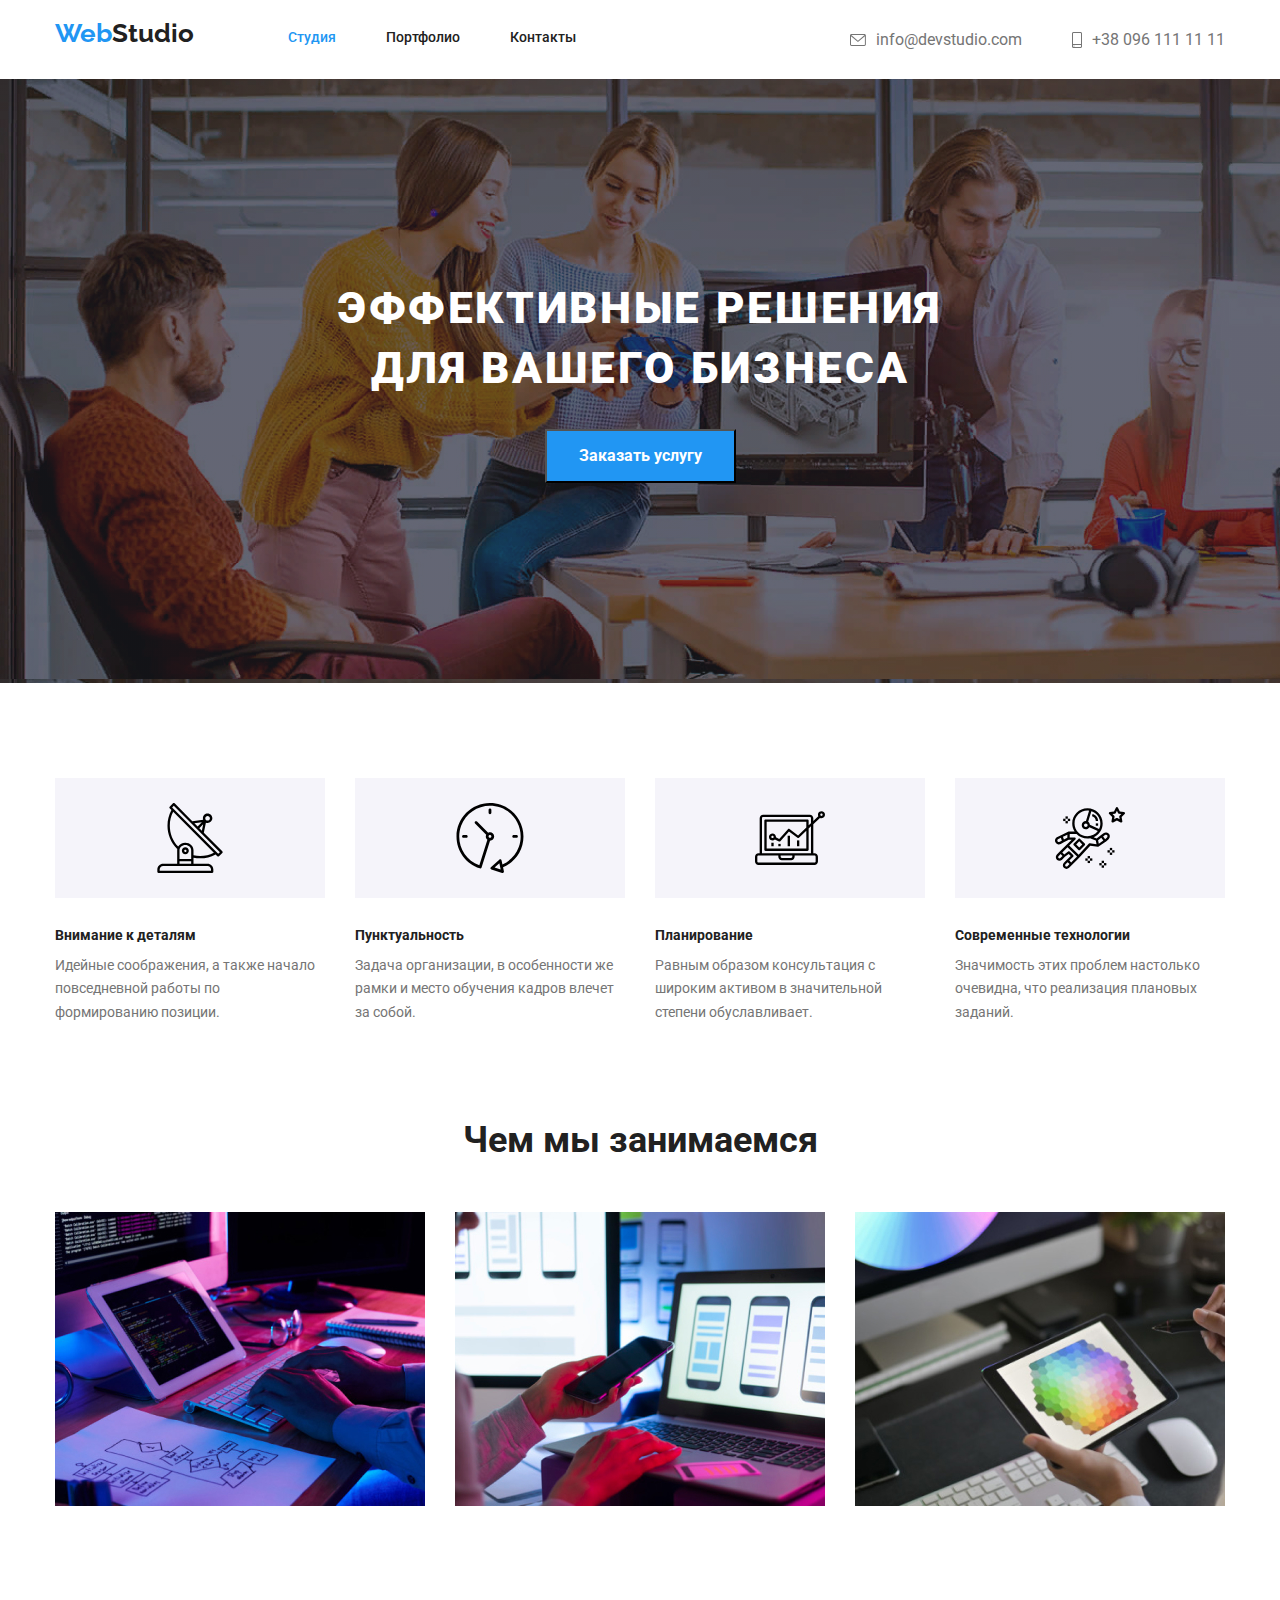
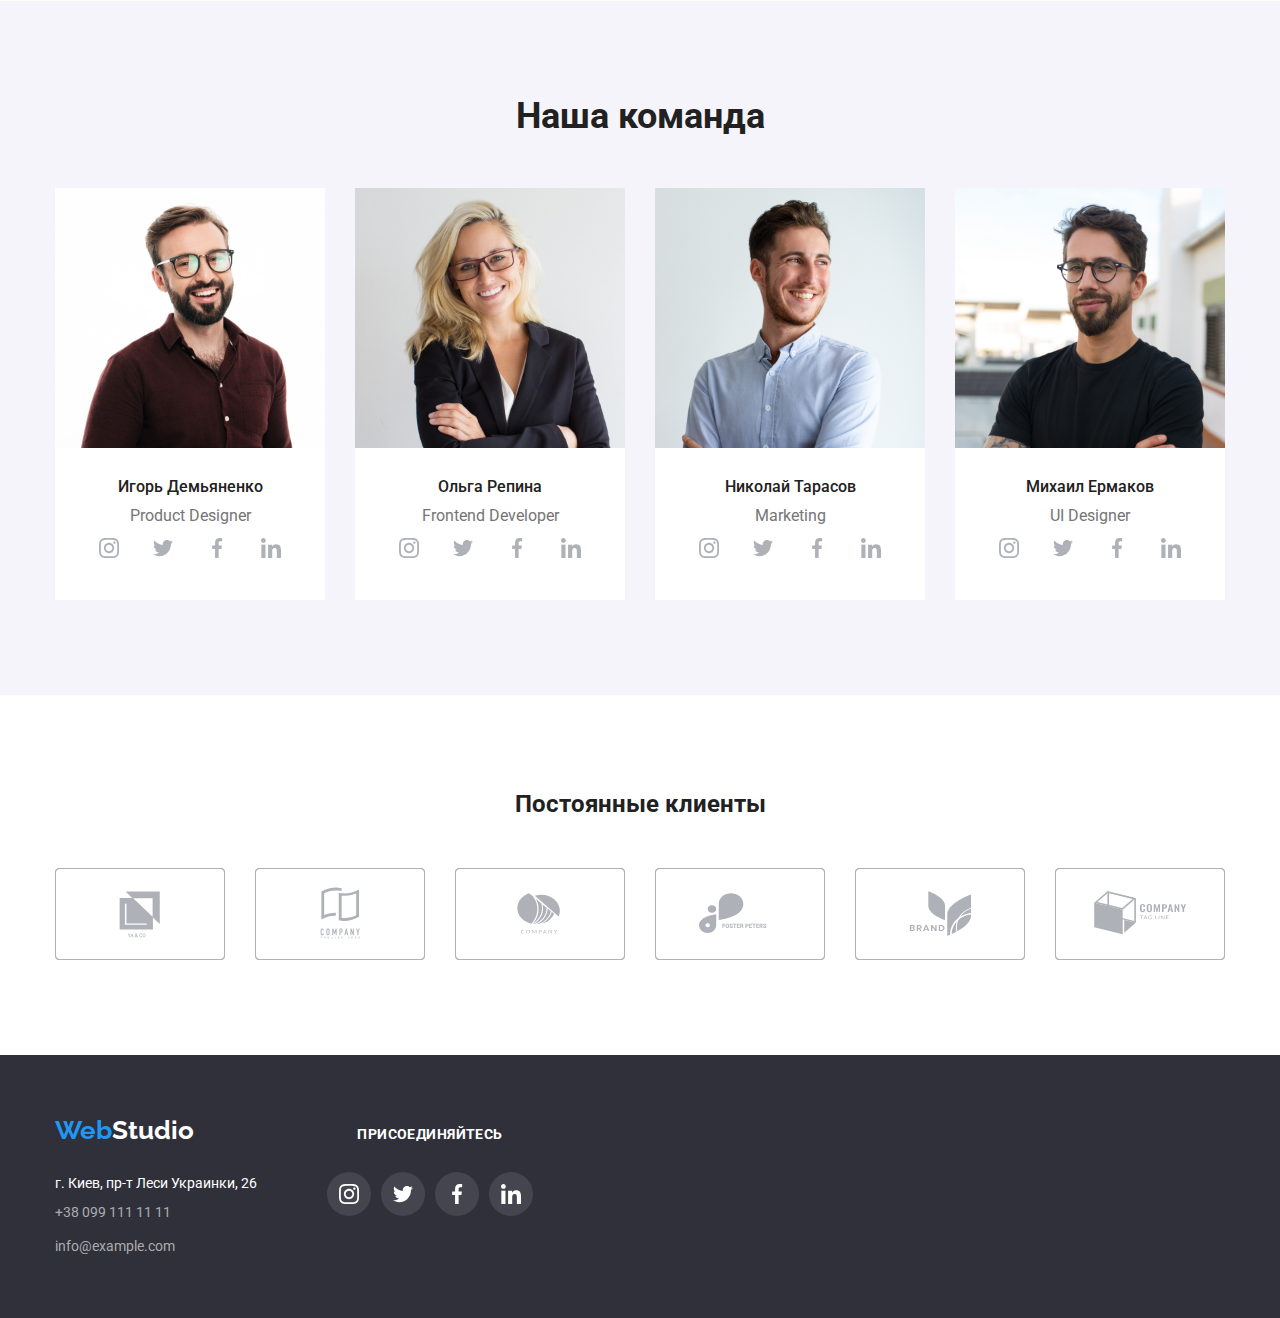
<file: index.html>
<!DOCTYPE html>
<html lang="en">

<head>
    <meta charset="UTF-8">
    <meta http-equiv="X-UA-Compatible" content="IE=edge">
    <meta name="viewport" content="width=device-width, initial-scale=1.0">
    <title>HomeWork 1</title>
    <link rel="preconnect" href="https://fonts.gstatic.com">
    <link href="https://fonts.googleapis.com/css2?family=Raleway:wght@700&family=Roboto:wght@400;500;700;900&display=swap" rel="stylesheet">
    <link rel="stylesheet" href="./css/style.css">
</head>

<body>
    <header class="header-page header">
        <div class="container">
            <nav>
                <a class="header-title" href="./index.html"><span class="header-title-color">Web</span><span class="header-title-color-b">Studio</span></a>
                <ul class="menu header-list">
                    <li class="header-link"><a class="header-link-style current " href="./index.html">Студия</a></li>
                    <li class="header-link"><a class="header-link-style " href="./portfolio.html">Портфолио</a></li>
                    <li class="header-link"><a class="header-link-style " href="#">Контакты</a></li>
                </ul>
            </nav>
            <ul class="header-link-contacts">
                <li class="header-link-contacts-list">
                    <a class="header-link-style-contacts" href="mailto:info@devstudio.com">
                        <svg class="link-contacts-envelope header-link-contacts-icon" width=16 height=12>
                    <use  href="./icons/sprite.svg#icon-envelope"> </use>
                </svg> info@devstudio.com
                    </a>
                </li>
                <li class="header-link-contacts-list">
                    <a class="header-link-style-contacts" href="telto:+380961111111">
                        <svg class="link-contacts-smartphone header-link-contacts-icon" width=10 height=16>
                    <use href="./icons/sprite.svg#icon-smartphone" > </use>
                </svg> +38 096 111 11 11</a>
                </li>
            </ul>
        </div>
    </header>
    <main>
        <section class=" main-section">
            <div class="container">
                <h1 class="main-title">Эффективные решения <br>для вашего бизнеса</h1>
                <button class="main-title-button" type="button">Заказать услугу</button>
            </div>
        </section>
        <section class="section-notions">
            <ul class="notions">
                <li class="notions-list">
                    <div class="notions-svg">
                        <svg class="notions-icons-svg">
                                <use href="./icons/sprite.svg#icon-antenna"></use>
                            </svg>
                    </div>
                    <h3 class="ul-title-bold">Внимание к деталям</h3>
                    <p class="ul-title-par">Идейные соображения, а также начало повседневной работы по формированию позиции.</p>
                </li>
                <li class="notions-list">
                    <div class="notions-svg">
                        <svg class="notions-icons-svg">
                                <use href="./icons/sprite.svg#icon-clock"></use>
                            </svg>
                    </div>
                    <h3 class="ul-title-bold">Пунктуальность</h3>
                    <p class="ul-title-par">Задача организации, в особенности же рамки и место обучения кадров влечет за собой.</p>
                </li>
                <li class="notions-list">
                    <div class="notions-svg">
                        <svg class="notions-icons-svg">
                            <use href="./icons/sprite.svg#icon-diagram"></use>
                            </svg>
                    </div>
                    <h3 class="ul-title-bold">Планирование</h3>
                    <p class="ul-title-par">Равным образом консультация с широким активом в значительной степени обуславливает.</p>
                </li>
                <li class="notions-list">
                    <div class="notions-svg">
                        <svg class="notions-icons-svg">
                                <use href="./icons/sprite.svg#icon-astronaut"></use>
                            </svg>
                    </div>
                    <h3 class="ul-title-bold">Современные технологии</h3>
                    <p class="ul-title-par">Значимость этих проблем настолько очевидна, что реализация плановых заданий.</p>
                </li>
            </ul>
            </div>
        </section>
        <section class="section-about">
            <div class="container">
                <h2 class="section-title">Чем мы занимаемся</h2>
                <ul class="section-list-work ">
                    <li class="section-list"><img src="./image/1/img1.jpg" width="370" height="294" alt="На столе лист, на листе блок схемы"></li>
                    <li class="section-list"><img src="./image/1/img2.jpg" width="370" height="294" alt="Телефон, ноутбук, телефизор"></li>
                    <li class="section-list"><img src="./image/1/img3.jpg" width="370" height="294" alt="Планшет, пятиугольник цветов"></li>
                </ul>
            </div>
        </section>
        </section>
        <section class="about-us">
            <div class="container">
                <h2 class="section-title">Наша команда</h2>
                <ul class="section-list-team">
                    <li class="item"><img src="./image/1/card1.jpg" width="270" height="260" alt="Человек 1">
                        <div class="item-team">
                            <h3 class="team-name">Игорь Демьяненко</h3>
                            <p class="team-special">Product Designer</p>
                            <ul class="social-icons">
                                <li class="social-icons-item">
                                    <a href="#" class="social-icons-link">
                                        <svg class="social-icons-svg">
                                            <use href="./icons/sprite.svg#icon-instagram"></use>
                                        </svg>
                                    </a>
                                </li>
                                <li class="social-icons-item">
                                    <a href="" class="social-icons-link">
                                        <svg class="social-icons-svg">
                                            <use href="./icons/sprite.svg#icon-twitter"></use>
                                        </svg>
                                    </a>
                                </li>
                                <li class="social-icons-item">
                                    <a href="" class="social-icons-link">
                                        <svg class="social-icons-svg">
                                            <use href="./icons/sprite.svg#icon-facebook"></use>
                                        </svg>
                                    </a>
                                </li>
                                <li class="social-icons-item">
                                    <a href="" class="social-icons-link">
                                        <svg class="social-icons-svg">
                                            <use href="./icons/sprite.svg#icon-linkedin"></use>
                                        </svg>
                                    </a>
                                </li>
                            </ul>
                        </div>

                    </li>
                    <li class="item"><img src="./image/1/card2.jpg" width="270" height="260" alt="Человек 2">
                        <div class="item-team">
                            <h3 class="team-name">Ольга Репина</h3>
                            <p class="team-special">Frontend Developer</p>
                            <ul class="social-icons">
                                <li class="social-icons-item">
                                    <a href="#" class="social-icons-link">
                                        <svg class="social-icons-svg">
                                            <use href="./icons/sprite.svg#icon-instagram"></use>
                                        </svg>
                                    </a>
                                </li>
                                <li class="social-icons-item">
                                    <a href="" class="social-icons-link">
                                        <svg class="social-icons-svg">
                                            <use href="./icons/sprite.svg#icon-twitter"></use>
                                        </svg>
                                    </a>
                                </li>
                                <li class="social-icons-item">
                                    <a href="" class="social-icons-link">
                                        <svg class="social-icons-svg">
                                            <use href="./icons/sprite.svg#icon-facebook"></use>
                                        </svg>
                                    </a>
                                </li>
                                <li class="social-icons-item">
                                    <a href="" class="social-icons-link">
                                        <svg class="social-icons-svg">
                                            <use href="./icons/sprite.svg#icon-linkedin"></use>
                                        </svg>
                                    </a>
                                </li>
                            </ul>
                        </div>

                    </li>
                    <li class="item"><img src="./image/1/card3.jpg" width="270" height="260" alt="Человек 3">
                        <div class="item-team">
                            <h3 class="team-name">Николай Тарасов</h3>
                            <p class="team-special">Marketing</p>
                            <ul class="social-icons">
                                <li class="social-icons-item">
                                    <a href="#" class="social-icons-link">
                                        <svg class="social-icons-svg">
                                            <use href="./icons/sprite.svg#icon-instagram"></use>
                                        </svg>
                                    </a>
                                </li>
                                <li class="social-icons-item">
                                    <a href="" class="social-icons-link">
                                        <svg class="social-icons-svg">
                                            <use href="./icons/sprite.svg#icon-twitter"></use>
                                        </svg>
                                    </a>
                                </li>
                                <li class="social-icons-item">
                                    <a href="" class="social-icons-link">
                                        <svg class="social-icons-svg">
                                            <use href="./icons/sprite.svg#icon-facebook"></use>
                                        </svg>
                                    </a>
                                </li>
                                <li class="social-icons-item">
                                    <a href="" class="social-icons-link">
                                        <svg class="social-icons-svg">
                                            <use href="./icons/sprite.svg#icon-linkedin"></use>
                                        </svg>
                                    </a>
                                </li>
                            </ul>
                        </div>

                    </li>
                    <li class="item"><img src="./image/1/card4.jpg" width="270" height="260" alt="Человек 4">
                        <div class="item-team">
                            <h3 class="team-name">Михаил Ермаков</h3>
                            <p class="team-special">UI Designer</p>
                            <ul class="social-icons">
                                <li class="social-icons-item">
                                    <a href="#" class="social-icons-link">
                                        <svg class="social-icons-svg">
                                            <use href="./icons/sprite.svg#icon-instagram"></use>
                                        </svg>
                                    </a>
                                </li>
                                <li class="social-icons-item">
                                    <a href="" class="social-icons-link">
                                        <svg class="social-icons-svg">
                                            <use href="./icons/sprite.svg#icon-twitter"></use>
                                        </svg>
                                    </a>
                                </li>
                                <li class="social-icons-item">
                                    <a href="" class="social-icons-link">
                                        <svg class="social-icons-svg">
                                            <use href="./icons/sprite.svg#icon-facebook"></use>
                                        </svg>
                                    </a>
                                </li>
                                <li class="social-icons-item">
                                    <a href="" class="social-icons-link">
                                        <svg class="social-icons-svg">
                                            <use href="./icons/sprite.svg#icon-linkedin"></use>
                                        </svg>
                                    </a>
                                </li>
                            </ul>
                        </div>

                    </li>
                </ul>
            </div>
        </section>
        <section class="regular-customers">
            <div class="container">
                <h2 class="regular-customers-title">Постоянные клиенты</h2>
                <ul class="regular-customers-list">
                    <li class="regular-customers-item-list">
                        <a href="" class="regular-customers-item-link regular-icons-svg-use"><svg class="regular-icons-svg">
                        <use href="./icons/sprite.svg#icon-client"></use>
                    </svg>
                </a>
                    </li>
                    <li class="regular-customers-item-list">
                        <a href="" class="regular-customers-item-link regular-icons-svg-use">
                            <svg class="regular-icons-svg">
                                <use href="./icons/sprite.svg#icon-client2"></use>
                            </svg>
                        </a>
                    </li>
                    <li class="regular-customers-item-list">
                        <a href="" class="regular-customers-item-link regular-icons-svg-use">
                            <svg class="regular-icons-svg">
                                <use href="./icons/sprite.svg#icon-client3"></use>
                            </svg>
                        </a>
                    </li>
                    <li class="regular-customers-item-list">
                        <a href="" class="regular-customers-item-link regular-icons-svg-use">
                            <svg class="regular-icons-svg">
                        <use href="./icons/sprite.svg#icon-client4"></use>
                            </svg>
                        </a>
                    </li>
                    <li class="regular-customers-item-list">
                        <a href="" class="regular-customers-item-link regular-icons-svg-use">
                            <svg class="regular-icons-svg">
                        <use href="./icons/sprite.svg#icon-client5"></use>
                            </svg>
                        </a>
                    </li>
                    <li class="regular-customers-item-list">
                        <a href="" class="regular-customers-item-link regular-icons-svg-use">
                            <svg class="regular-icons-svg">
                        <use href="./icons/sprite.svg#icon-client6"></use>
                            </svg>
                        </a>
                    </li>
                </ul>
            </div>
        </section>
    </main>
    <footer class="footer">
        <div class="container">
            <div class="footer-adress-container">
                <address class="footer-adress">
                    <a class="footer-title" href="./index.html"><span class="footer-title-color">Web</span><span class="footer-title-color-w">Studio</span></a>
                    <ul>
                        <li class="footer-list"><a  class="footer-li-map" href="https://goo.gl/maps/kzve8S5sdwJXSWWp6" target="_blank" rel="noopener noreferrer">г. Киев, пр-т Леси Украинки, 26</a></li>
                        <li class="footer-list"><a  class="footer-li"href="telto:+380961111111">+38 099 111 11 11</a></li>
                        <li class="footer-list"><a  class="footer-li" href="mailto:info@devstudio.com">info@example.com</a></li>
                    </ul>
                </address>
            </div>
            <div class="footer-icons-container">
                <h3 class="footer-title-svg">Присоединяйтесь</h3>
                <ul class="social-icons">
                    <li class="social-icons-item">
                        <a href="#" class="footer-social-icons-link">
                            <svg class="footer-social-icons-svg">
                                    <use href="./icons/sprite.svg#icon-instagram"></use>
                                </svg>
                        </a>
                    </li>
                    <li class="social-icons-item">
                        <a href="" class="footer-social-icons-link">
                            <svg class="footer-social-icons-svg">
                                    <use href="./icons/sprite.svg#icon-twitter"></use>
                                </svg>
                        </a>
                    </li>
                    <li class="social-icons-item">
                        <a href="" class="footer-social-icons-link">
                            <svg class="footer-social-icons-svg">
                                    <use href="./icons/sprite.svg#icon-facebook"></use>
                                </svg>
                        </a>
                    </li>
                    <li class="social-icons-item">
                        <a href="" class="footer-social-icons-link">
                            <svg class="footer-social-icons-svg">
                                    <use href="./icons/sprite.svg#icon-linkedin"></use>
                                </svg>
                        </a>
                    </li>
                </ul>
            </div>
        </div>

        <footer>
</body>

</html>
</file>
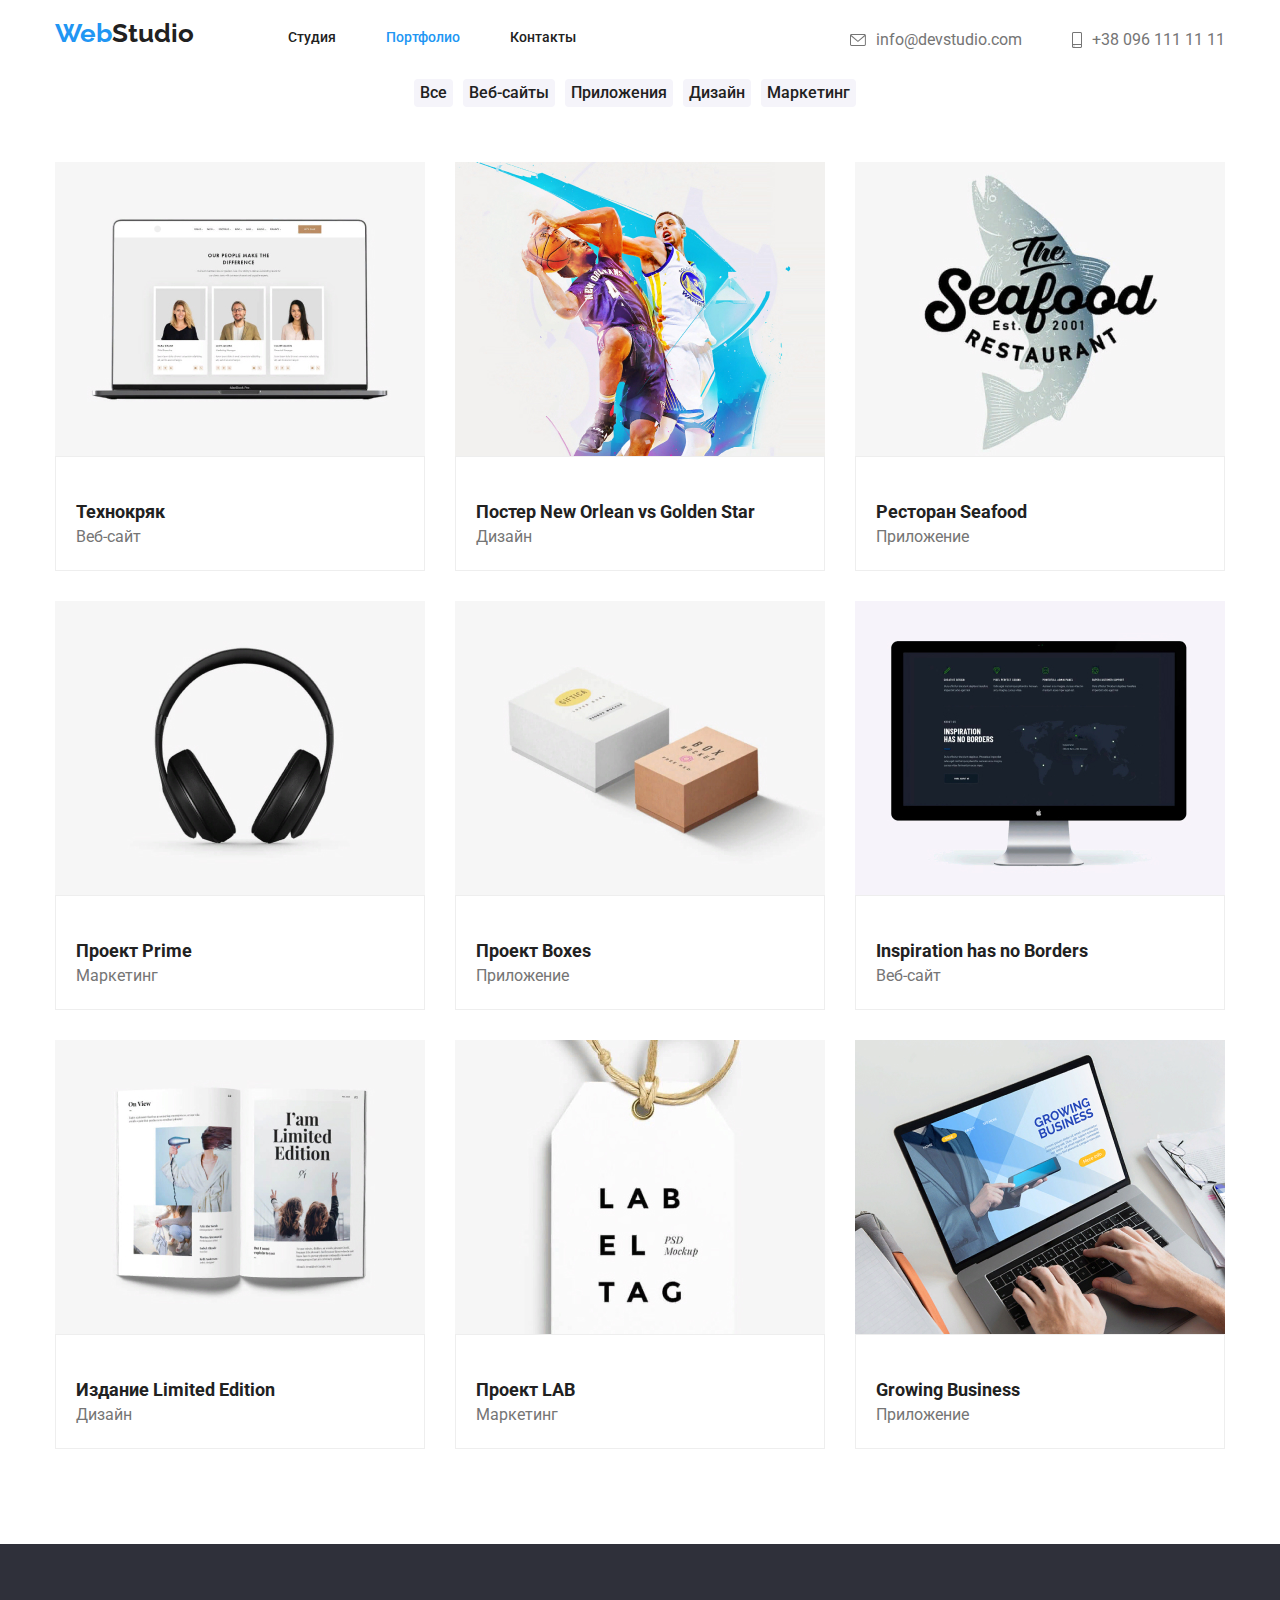
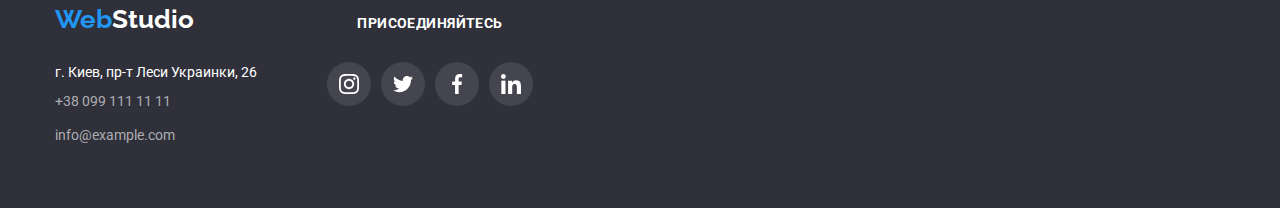
<file: portfolio.html>
<!DOCTYPE html>
<html lang="en">

<head>
    <meta charset="UTF-8">
    <meta http-equiv="X-UA-Compatible" content="IE=edge">
    <meta name="viewport" content="width=device-width, initial-scale=1.0">
    <title>Portfolio</title>
    <link rel="preconnect" href="https://fonts.gstatic.com">
    <link href="https://fonts.googleapis.com/css2?family=Raleway:wght@700&family=Roboto:wght@400;500;700;900&display=swap" rel="stylesheet">
    <link rel="stylesheet" href="./css/style.css">
</head>

<body>
    <header class="header-page header">
        <div class="container">
            <nav>
                <a class="header-title" href="./index.html"><span class="header-title-color">Web</span><span class="header-title-color-b">Studio</span></a>
                <ul class="menu header-list">
                    <li class="header-link"><a class="header-link-style " href="./index.html">Студия</a></li>
                    <li class="header-link"><a class="header-link-style current" href="./portfolio.html">Портфолио</a></li>
                    <li class="header-link"><a class="header-link-style " href="#">Контакты</a></li>
                </ul>
            </nav>
            <ul class="header-link-contacts">
                <li class="header-link-contacts-list">
                    <a class="header-link-style-contacts" href="mailto:info@devstudio.com">
                        <svg class="link-contacts-envelope header-link-contacts-icon" width=16 height=12>
                    <use  href="./icons/sprite.svg#icon-envelope"> </use>
                </svg> info@devstudio.com
                    </a>
                </li>
                <li class="header-link-contacts-list">
                    <a class="header-link-style-contacts" href="telto:+380961111111">
                        <svg class="link-contacts-smartphone header-link-contacts-icon" width=10 height=16>
                    <use href="./icons/sprite.svg#icon-smartphone" > </use>
                </svg> +38 096 111 11 11</a>
                </li>
            </ul>
        </div>
    </header>
    <section>
        <div class="container">
            <div class="filters">
                <ul class="filters-list">
                    <li class="filters-btn-list"> <button class="filters-btn">Все</button></li>
                    <li class="filters-btn-list"><button class="filters-btn">Веб-сайты</button></li>
                    <li class="filters-btn-list"><button class="filters-btn">Приложения</button></li>
                    <li class="filters-btn-list"><button class="filters-btn">Дизайн</button></li>
                    <li class="filters-btn-list"><button class="filters-btn">Маркетинг</button></li>
                </ul>
            </div>
    </section>
    <section class="list-offers-section">
        <div class="container">
            <ul class="list-container">
                <li class="list-offers">
                    <a href="#" class="list-offers-link">
                        <img src="./image/portfolio/img1.jpg" width="370" height="294" alt="Картинка 1">
                        <div class="list-offers-border">
                            <h3 class="section-title-portf">Технокряк</h3>
                            <p class="section-title-par">Веб-сайт</p>
                        </div>
                    </a>
                </li>
                <li class="list-offers">
                    <a href="#" class="list-offers-link">
                        <img src="./image/portfolio/img2.jpg" width="370" height="294" alt="Картинка 1">
                        <div class="list-offers-border">
                            <h3 class="section-title-portf">Постер New Orlean vs Golden Star</h3>
                            <p class="section-title-par">Дизайн</p>
                        </div>
                    </a>
                </li>

                <li class="list-offers">
                    <a href="#" class="list-offers-link">
                        <img src="./image/portfolio/img3.jpg" width="370" height="294" alt="Картинка 1">
                        <div class="list-offers-border">
                            <h3 class="section-title-portf">Ресторан Seafood</h3>
                            <p class="section-title-par">Приложение</p>
                        </div>
                    </a>
                </li>

                <li class="list-offers">
                    <a href="#" class="list-offers-link">
                        <img src="./image/portfolio/img4.jpg" width="370" height="294" alt="Картинка 1">
                        <div class="list-offers-border">
                            <h3 class="section-title-portf">Проект Prime</h3>
                            <p class="section-title-par">Маркетинг</p>
                        </div>
                    </a>
                </li>

                <li class="list-offers">
                    <a href="#" class="list-offers-link">
                        <img src="./image/portfolio/img5.jpg" width="370" height="294" alt="Картинка 1">
                        <div class="list-offers-border">
                            <h3 class="section-title-portf">Проект Boxes</h3>
                            <p class="section-title-par">Приложение</p>
                        </div>
                    </a>
                </li>

                <li class="list-offers">
                    <a href="#" class="list-offers-link">
                        <img src="./image/portfolio/img6.jpg" width="370" height="294" alt="Картинка 1">
                        <div class="list-offers-border">
                            <h3 class="section-title-portf">Inspiration has no Borders</h3>
                            <p class="section-title-par">Веб-сайт</p>
                        </div>
                    </a>
                </li>

                <li class="list-offers">
                    <a href="#" class="list-offers-link">
                        <img src="./image/portfolio/img7.jpg" width="370" height="294" alt="Картинка 1">
                        <div class="list-offers-border">
                            <h3 class="section-title-portf">Издание Limited Edition</h3>
                            <p class="section-title-par">Дизайн</p>
                        </div>
                    </a>
                </li>

                <li class="list-offers">
                    <a href="#" class="list-offers-link">
                        <img src="./image/portfolio/img8.jpg" width="370" height="294" alt="Картинка 1">
                        <div class="list-offers-border">
                            <h3 class="section-title-portf">Проект LAB</h3>
                            <p class="section-title-par">Маркетинг</p>
                        </div>
                    </a>
                </li>


                <li class="list-offers">
                    <a href="#" class="list-offers-link">
                        <img src="./image/portfolio/img9.jpg" width="370" height="294" alt="Картинка 1">
                        <div class="list-offers-border">
                            <h3 class="section-title-portf">Growing Business</h3>
                            <p class="section-title-par">Приложение</p>
                        </div>
                    </a>
                </li>
            </ul>
        </div>
    </section>
    </div>
    <footer class="footer">
        <div class="container">
            <div class="footer-adress-container">
                <address class="footer-adress">
                    <a class="footer-title" href="./index.html"><span class="footer-title-color">Web</span><span class="footer-title-color-w">Studio</span></a>
                    <ul>
                        <li class="footer-list"><a  class="footer-li-map" href="https://goo.gl/maps/kzve8S5sdwJXSWWp6" target="_blank" rel="noopener noreferrer">г. Киев, пр-т Леси Украинки, 26</a></li>
                        <li class="footer-list"><a  class="footer-li"href="telto:+380961111111">+38 099 111 11 11</a></li>
                        <li class="footer-list"><a  class="footer-li" href="mailto:info@devstudio.com">info@example.com</a></li>
                    </ul>
                </address>
            </div>
            <div class="footer-icons-container">
                <h3 class="footer-title-svg">Присоединяйтесь</h3>
                <ul class="social-icons">
                    <li class="social-icons-item">
                        <a href="#" class="footer-social-icons-link">
                            <svg class="footer-social-icons-svg">
                                    <use href="./icons/sprite.svg#icon-instagram"></use>
                                </svg>
                        </a>
                    </li>
                    <li class="social-icons-item">
                        <a href="" class="footer-social-icons-link">
                            <svg class="footer-social-icons-svg">
                                    <use href="./icons/sprite.svg#icon-twitter"></use>
                                </svg>
                        </a>
                    </li>
                    <li class="social-icons-item">
                        <a href="" class="footer-social-icons-link">
                            <svg class="footer-social-icons-svg">
                                    <use href="./icons/sprite.svg#icon-facebook"></use>
                                </svg>
                        </a>
                    </li>
                    <li class="social-icons-item">
                        <a href="" class="footer-social-icons-link">
                            <svg class="footer-social-icons-svg">
                                    <use href="./icons/sprite.svg#icon-linkedin"></use>
                                </svg>
                        </a>
                    </li>
                </ul>
            </div>
        </div>

        <footer>
</body>

</html>
</file>
<file: css/style.css>
:root {
    --font-family-Rob: Roboto;
    --font-family-Ral: Raleway;
    --font-weight-regular: 400;
    --font-weight-medium: 500;
    --font-weight-bold: 700;
    --font-weight-black: 900;
    --color-sea: #2196F3;
    --color-white: #fff;
    --color-black: #212121;
}

html {
    box-sizing: border-box;
}

*,
*::before,
*::after {
    box-sizing: inherit;
}

body {
    margin: 0;
    font-family: Roboto;
    color: #212121;
}

.container {
    width: 1200px;
    margin-left: auto;
    margin-right: auto;
    padding-left: 15px;
    padding-right: 15px;
}

ul {
    padding: 0;
    margin: 0;
}

li {
    list-style: none;
}

h1,
h2,
h3,
p {
    padding-top: 0;
    padding-bottom: 0;
    margin: 0;
}

h2 {
    margin-bottom: 50px;
}

img {
    display: block;
    max-width: 100%;
    height: auto;
}

.header-page .container {
    display: flex;
}

.header {
    background-color: var(--color-white);
}

.header-title {
    font-family: var(--font-family-Ral);
    font-weight: var(--font-weight-bold);
    font-size: 26px;
    text-decoration: none;
    margin-right: 90px;
}

.header-title-color {
    color: var(--color-sea);
}

.header-title-color-b {
    color: var(--color-black);
}

.menu {
    display: inline-flex;
}

.header-list {
    margin: 0;
    padding-left: 0;
}

.header-list .header-link-style.current {
    color: var(--color-sea);
}

.header-link:not(:last-child) {
    margin-right: 50px;
}

.header-link-style {
    font-family: var(--font-family-Rob);
    font-weight: var(--font-weight-medium);
    text-decoration: none;
    font-size: 14px;
    line-height: 1.14;
    color: var(--color-black);
    display: flex;
    padding-top: 30px;
    padding-bottom: 30px;
}

.header-link-style:hover,
.header-link-style:focus {
    color: var(--color-sea);
}

.header-link-contacts {
    margin-left: auto;
    display: inline-flex;
}

.header-link-style-contacts {
    color: #757575;
    text-decoration: none;
    padding-top: 30px;
    padding-bottom: 30px;
    display: flex;
    align-items: center;
}

.header-link-style-contacts:hover,
.header-link-style-contacts:focus {
    color: #2196F3;
}

.header-link-contacts-icon {
    fill: #757575;
}

.header-link-style-contacts:hover .header-link-contacts-icon,
.header-link-style-contacts:focus .header-link-contacts-icon {
    fill: #2196F3;
}

.header-link-contacts-list:not(:last-child) {
    margin-right: 50px;
}

.link-contacts-envelope {
    margin-right: 10px;
}

.link-contacts-smartphone {
    margin-right: 10px;
}

.link-contacts-smartphone:hover,
.link-contacts-envelope:hover {
    color: var(--color-sea);
}

.section-notions {
    padding-top: 95px;
}

.notions {
    display: flex;
    margin-right: auto;
    margin-left: auto;
    justify-content: center;
    padding: 0;
}

.notions-list {
    width: 270px;
    margin-right: 30px;
}

.notions-svg {
    display: inline-flex;
    padding: 25px 100px;
    background-color: #F5F4FA;
    margin-bottom: 30px;
}

.notions-svg:not(:last-child) {
    margin-right: 30px;
}

.notions-icons-svg {
    width: 70px;
    height: 70px;
}

.notions-list {
    width: 270px;
    margin-right: 30px;
}

.notions-list:last-child {
    margin-right: 0;
}

.main-section {
    padding-top: 200px;
    padding-bottom: 200px;
    background-image: linear-gradient(rgba(47, 48, 58, 0.4), rgba(47, 48, 58, 0.4)), url(../image/1/bgcmain.jpg);
}

.main-title {
    font-family: var(--font-family-Rob);
    font-weight: var(--font-weight-black);
    color: var(--color-white);
    font-size: 44px;
    line-height: 1.36;
    text-align: center;
    margin-top: 0;
    margin-bottom: 30px;
    text-transform: uppercase;
    letter-spacing: 0.06em;
}

.main-title-button {
    background-color: var(--color-sea);
    color: var(--color-white);
    font-family: var(--font-family-Rob);
    font-weight: var(--font-weight-bold);
    font-size: 16px;
    line-height: 1.87;
    cursor: pointer;
    margin-right: auto;
    margin-left: auto;
    display: flex;
    padding: 10px 32px 10px 32px;
}

.second-section {
    margin-top: 95px;
    margin-bottom: 95px;
}

.ul-title-bold {
    font-family: var(--font-family-Rob);
    font-weight: var(--font-weight-bold);
    font-size: 14px;
    line-height: 1.14;
    margin-bottom: 10px;
}

.ul-title-par {
    font-family: var(--font-family-Rob);
    font-weight: var(--font-weight-regular);
    color: #757575;
    font-size: 14px;
    line-height: 1.71;
}

.section-about {
    padding-top: 95px;
    padding-bottom: 95px;
}

.about-us {
    background-color: #F5F4FA;
    display: flex;
    margin-left: auto;
    margin-right: auto;
    padding-top: 95px;
    padding-bottom: 95px;
}

.section-title {
    font-family: var(--font-family-Rob);
    font-weight: var(--font-weight-bold);
    font-size: 36px;
    line-height: 1.16;
    text-align: center;
}

.section-list {
    display: inline-flex;
    margin-right: 30px;
}

.section-list:last-child {
    margin-right: 0;
}

.item {
    margin-right: 30px;
    background-color: var(--color-white);
}

.item:last-child {
    margin-right: 0;
}

.item-team {
    padding: 30px 32px;
    text-align: center;
}

.section-list-work {
    display: flex;
    padding: 0;
    margin: 0;
}

.section-title-portf {
    font-family: var(--font-family-Rob);
    font-weight: var(--font-weight-bold);
    font-size: 18px;
    margin-top: 20px;
    margin-bottom: 5px;
    color: #212121;
}

.section-title-par {
    font-family: var(--font-family-Rob);
    font-weight: var(--font-weight-regular);
    font-size: 16px;
    color: #757575;
}

.section-list-team {
    display: flex;
}

.team-name {
    font-family: var(--font-family-Rob);
    font-weight: var(--font-weight-medium);
    font-size: 16px;
    line-height: 1.18;
    color: #212121;
    margin-bottom: 10px;
}

.team-special {
    font-family: var(--font-family-Rob);
    font-weight: var(--font-weight-regular);
    font-size: 16px;
    line-height: 1.18;
    color: #757575;
}

.social-icons-item:not(:last-child) {
    margin-right: 10px;
}

.social-icons {
    display: flex;
    justify-content: center;
    margin-right: auto;
    margin-left: auto;
}

.social-icons-link {
    display: flex;
    align-items: center;
    justify-content: center;
    width: 44px;
    height: 44px;
    border-radius: 50%;
    background-color: #fff;
}

.social-icons-link:hover,
.social-icons-link:focus {
    background-color: #2196F3;
}

.social-icons-link:hover .social-icons-svg,
.social-icons-link:focus .social-icons-svg {
    fill: #fff;
}

.social-icons-svg {
    width: 20px;
    height: 20px;
    fill: #AFB1B8;
}

.regular-customers {
    margin-bottom: 95px;
    margin-top: 95px;
}

.regular-customers-title {
    text-align: center;
    margin-bottom: 50px;
}

.regular-customers-list {
    display: flex;
}

.regular-customers-item-list {
    display: flex;
    justify-content: center;
    width: 170px;
    height: 92px;
    box-sizing: border-box;
    border: 1px solid #AFB1B8;
    border-radius: 4px;
    margin-right: 30px;
    align-items: center;
}

.regular-customers-item-list:last-child {
    margin-right: 0;
}

.regular-customers-item-link {
    display: flex;
    width: 170px;
    height: 92px;
    border: 1px solid #AFB1B8;
    border-radius: 4px;
}

.regular-customers-item-link:hover,
.regular-customers-item-link:focus {
    border-color: #2196F3;
}

.regular-customers-item-link:hover .regular-icons-svg-use,
.regular-customers-item-link:focus .regular-icons-svg-use {
    fill: #2196F3;
}

.regular-customers-item-list:hover .regular-icons-svg-use,
.regular-customers-item-list:focus .regular-icons-svg-use {
    fill: #2196F3;
}

.regular-icons-svg:hover,
.regular-icons-svg:focus {
    fill: #2196F3;
}

.regular-icons-svg-use {
    fill: #AFB1B8;
}

.footer {
    background-color: #2F303A;
    padding-top: 60px;
    padding-bottom: 60px;
}

.footer>.container {
    display: flex;
    align-items: baseline;
}

.footer-adress {
    font-style: normal;
}

.footer-title {
    font-family: var(--font-family-Ral);
    font-weight: var(--font-weight-bold);
    font-size: 26px;
    text-decoration: none;
    display: flex;
    margin-bottom: 30px;
}

.footer-title-color {
    color: var(--color-sea);
}

.footer-title-color-w {
    color: var(--color-white);
}

.footer-list:not(:last-child) {
    margin-bottom: 10px;
}

.footer-li-map {
    font-family: var(--font-family-Rob);
    font-weight: var(--font-weight-regular);
    font-size: 14px;
    color: var(--color-white);
    text-decoration: none;
    display: flex;
    margin-top: 20px;
}

.footer-li {
    font-family: var(--font-family-Rob);
    font-weight: var(--font-weight-regular);
    color: #ACACB0;
    font-size: 14px;
    line-height: 1.71;
    text-decoration: none;
    display: flex;
}

.footer-li:hover {
    color: var(--color-sea);
}

.footer-li-map:hover {
    color: var(--color-sea)
}

.footer-icons-container {
    margin-left: 70px;
}

.footer-social-icons-link {
    display: flex;
    align-items: center;
    justify-content: center;
    width: 44px;
    height: 44px;
    border-radius: 50%;
    background-color: rgba(255, 255, 255, 0.1);
}

.footer-social-icons-link:hover,
.footer-social-icons-link:focus {
    background-color: #2196F3;
}

.footer-title-svg {
    display: flex;
    justify-content: center;
    color: var(--color-white);
    font-weight: var(--font-weight-bold);
    font-family: var(--font-family-Rob);
    font-size: 14px;
    margin-bottom: 20px;
    text-transform: uppercase;
    letter-spacing: 0.03em;
    line-height: 2.56;
}

.footer-social-icons-svg {
    width: 20px;
    height: 20px;
    fill: #fff;
}

.filters-section {
    padding-top: 100px;
}

.filters {
    display: flex;
    align-items: center;
    justify-content: center;
}

.filters-list {
    display: inline-flex;
    margin-bottom: 55px;
}

.list-container {
    justify-content: space-between;
    display: -webkit-inline-box;
    position: static;
}

.filters-btn-list {
    margin-right: 10px;
}

.filters-btn {
    font-family: var(--font-family-Rob);
    font-weight: var(--font-weight-medium);
    font-size: 16px;
    line-height: 1.62;
    background: var(--color-white);
    color: var(--color-black);
    cursor: pointer;
    display: inline-flex;
    border-radius: 4px;
    background-color: #F5F4FA;
    border: none;
}

.filters-btn:hover,
.filters-btn:focus {
    background: var(--color-sea);
    color: var(--color-white);
    box-shadow: 0px 3px 1px rgba(0, 0, 0, 0.1), 0px 1px 2px rgba(0, 0, 0, 0.08), 0px 2px 2px rgba(0, 0, 0, 0.12);
}

.list-offers-section {
    margin-bottom: 95px;
}

.list-offers {
    display: inline-block;
    margin-right: 30px;
    margin-bottom: 30px;
    box-sizing: border-box;
}

.list-offers-border {
    border: 1px solid #EEEEEE;
    padding: 24px 20px;
}

.list-offers:nth-child(n+7) {
    margin-bottom: 0;
}

.list-offers:nth-child(3n+3) {
    margin-right: 0;
}

.list-offers-link {
    text-decoration: none;
    display: inline-block;
}

.list-offers-link:hover,
.list-offers-link:focus {
    box-shadow: 0px 1px 1px rgba(0, 0, 0, 0.12), 0px 4px 4px rgba(0, 0, 0, 0.06), 1px 4px 6px rgba(0, 0, 0, 0.16);
}
</file>
